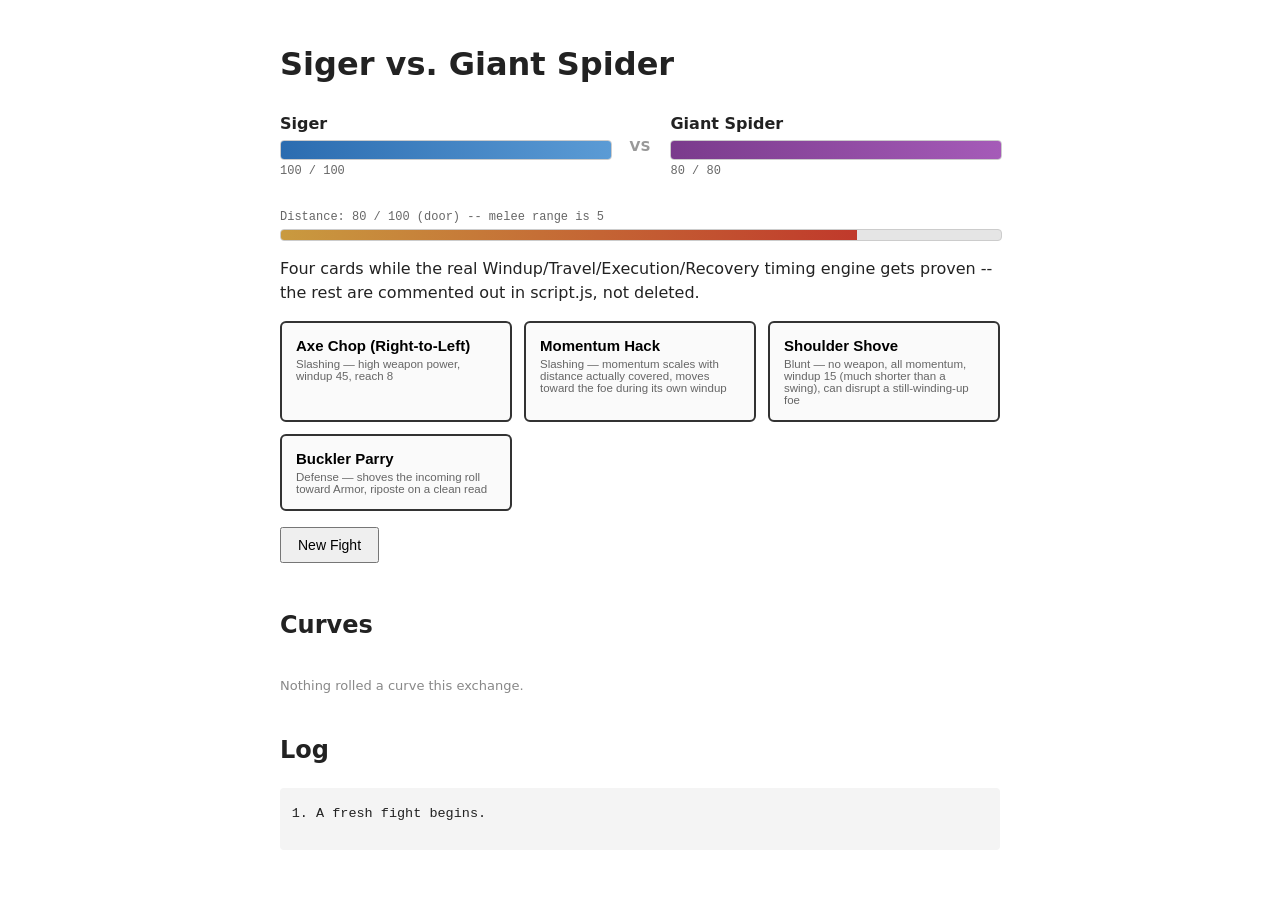
<file: index.html>
<!DOCTYPE html>
<html lang="en">
<head>
<meta charset="UTF-8">
<title>Drakborgen — Siger vs. Giant Spider</title>
<link rel="stylesheet" href="style.css">
</head>
<body>
  <h1>Siger vs. Giant Spider</h1>

  <div class="arena">
    <div id="sigerHealth" class="health-panel siger"></div>
    <div class="vs">VS</div>
    <div id="spiderHealth" class="health-panel spider"></div>
  </div>

  <div id="distanceBar" class="distance-panel"></div>

  <p class="note">Four cards while the real Windup/Travel/Execution/Recovery timing engine gets proven -- the rest are commented out in script.js, not deleted.</p>
  <div class="cards">
    <button class="card-btn" data-card="axeChop">
      <span class="card-title">Axe Chop (Right-to-Left)</span>
      <span class="card-sub">Slashing — high weapon power, windup 45, reach 8</span>
    </button>
    <button class="card-btn" data-card="momentumHack">
      <span class="card-title">Momentum Hack</span>
      <span class="card-sub">Slashing — momentum scales with distance actually covered, moves toward the foe during its own windup</span>
    </button>
    <button class="card-btn" data-card="shoulderShove">
      <span class="card-title">Shoulder Shove</span>
      <span class="card-sub">Blunt — no weapon, all momentum, windup 15 (much shorter than a swing), can disrupt a still-winding-up foe</span>
    </button>
    <button class="card-btn" data-card="bucklerParry">
      <span class="card-title">Buckler Parry</span>
      <span class="card-sub">Defense — shoves the incoming roll toward Armor, riposte on a clean read</span>
    </button>
  </div>

  <button id="newFightBtn" class="new-fight">New Fight</button>

  <h2>Curves</h2>
  <div id="curvePanel" class="curve-panel"><p class="curve-empty">Play a card to see the roll plotted against its composed curve.</p></div>

  <h2>Log</h2>
  <ol id="log"></ol>

  <script src="script.js"></script>
</body>
</html>
</file>
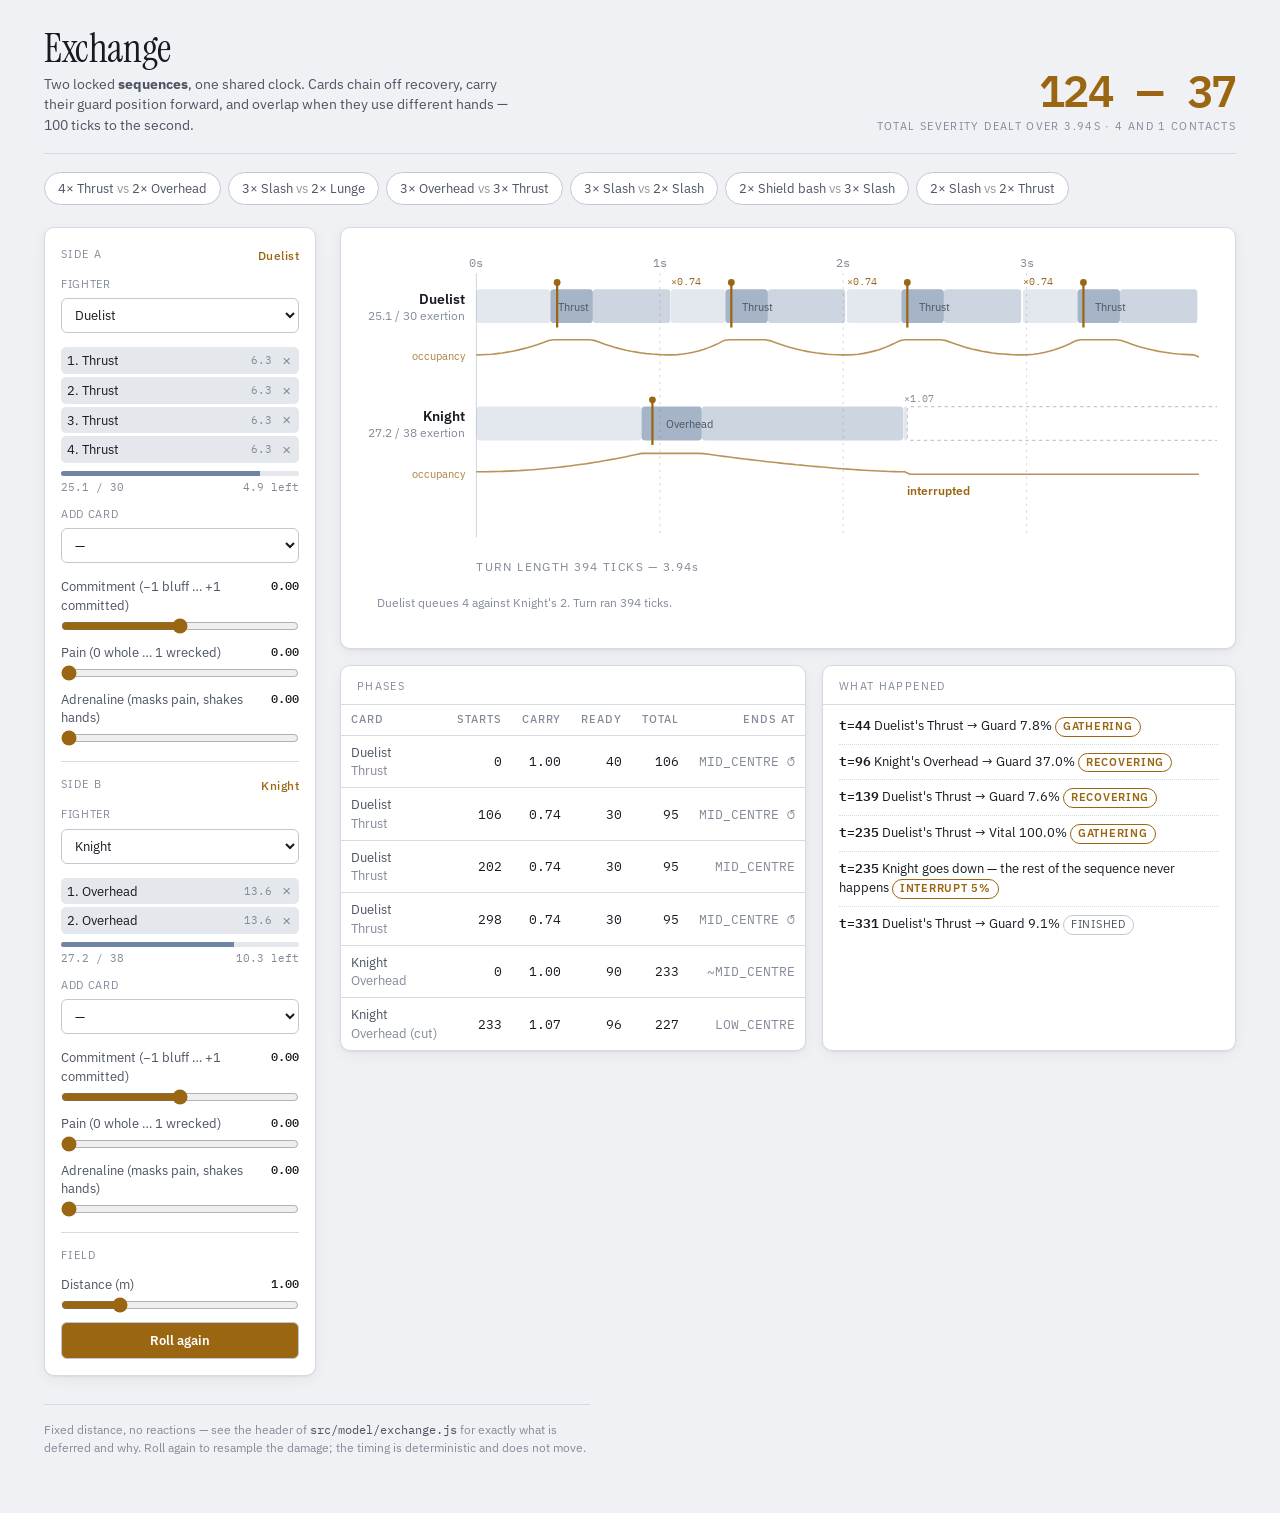
<file: exchange.html>
<!DOCTYPE html>
<html lang="en">
<head>
<meta charset="UTF-8">
<meta name="viewport" content="width=device-width, initial-scale=1">
<title>Exchange — head to head</title>
<link rel="preconnect" href="https://fonts.gstatic.com" crossorigin>
<link rel="stylesheet" href="https://fonts.googleapis.com/css2?family=IBM+Plex+Mono:wght@400;500;600&family=IBM+Plex+Sans:wght@400;500;600&family=Instrument+Serif&display=swap">
<link rel="stylesheet" href="src/ui/workbench.css">
<link rel="stylesheet" href="src/ui/exchange.css">
</head>
<body>
<div class="wrap">
  <header>
    <div>
      <h1>Exchange</h1>
      <p class="sub">Two locked <strong>sequences</strong>, one shared clock. Cards chain off recovery, carry their guard position forward, and overlap when they use different hands — 100&nbsp;ticks to the second.</p>
    </div>
    <div class="hero">
      <div class="hero-num" id="verdict">—</div>
      <div class="hero-lab" id="verdictLab">Outcome</div>
    </div>
  </header>

  <div class="presets" id="presets"></div>

  <div class="cols">
    <div class="panel rail" id="rail"></div>
    <div class="stage">
      <div class="panel plot">
        <svg id="timeline" viewBox="0 0 760 300" role="img" aria-label="Both combatants' phases on one timeline"></svg>
        <p class="cap" id="cap"></p>
      </div>
      <div class="two">
        <div class="panel">
          <div class="panel-h">Phases</div>
          <div class="tbl-wrap">
            <table>
              <thead><tr><th>Card</th><th>Starts</th><th>Carry</th><th>Ready</th><th>Total</th><th>Ends at</th></tr></thead>
              <tbody id="phaserows"></tbody>
            </table>
          </div>
        </div>
        <div class="panel">
          <div class="panel-h">What happened</div>
          <div class="derived" id="log"></div>
        </div>
      </div>
    </div>
  </div>

  <footer>
    Fixed distance, no reactions — see the header of
    <code>src/model/exchange.js</code> for exactly what is deferred and why.
    Roll again to resample the damage; the timing is deterministic and does not move.
  </footer>
</div>
<script type="module" src="src/ui/exchange.js"></script>
</body>
</html>
</file>
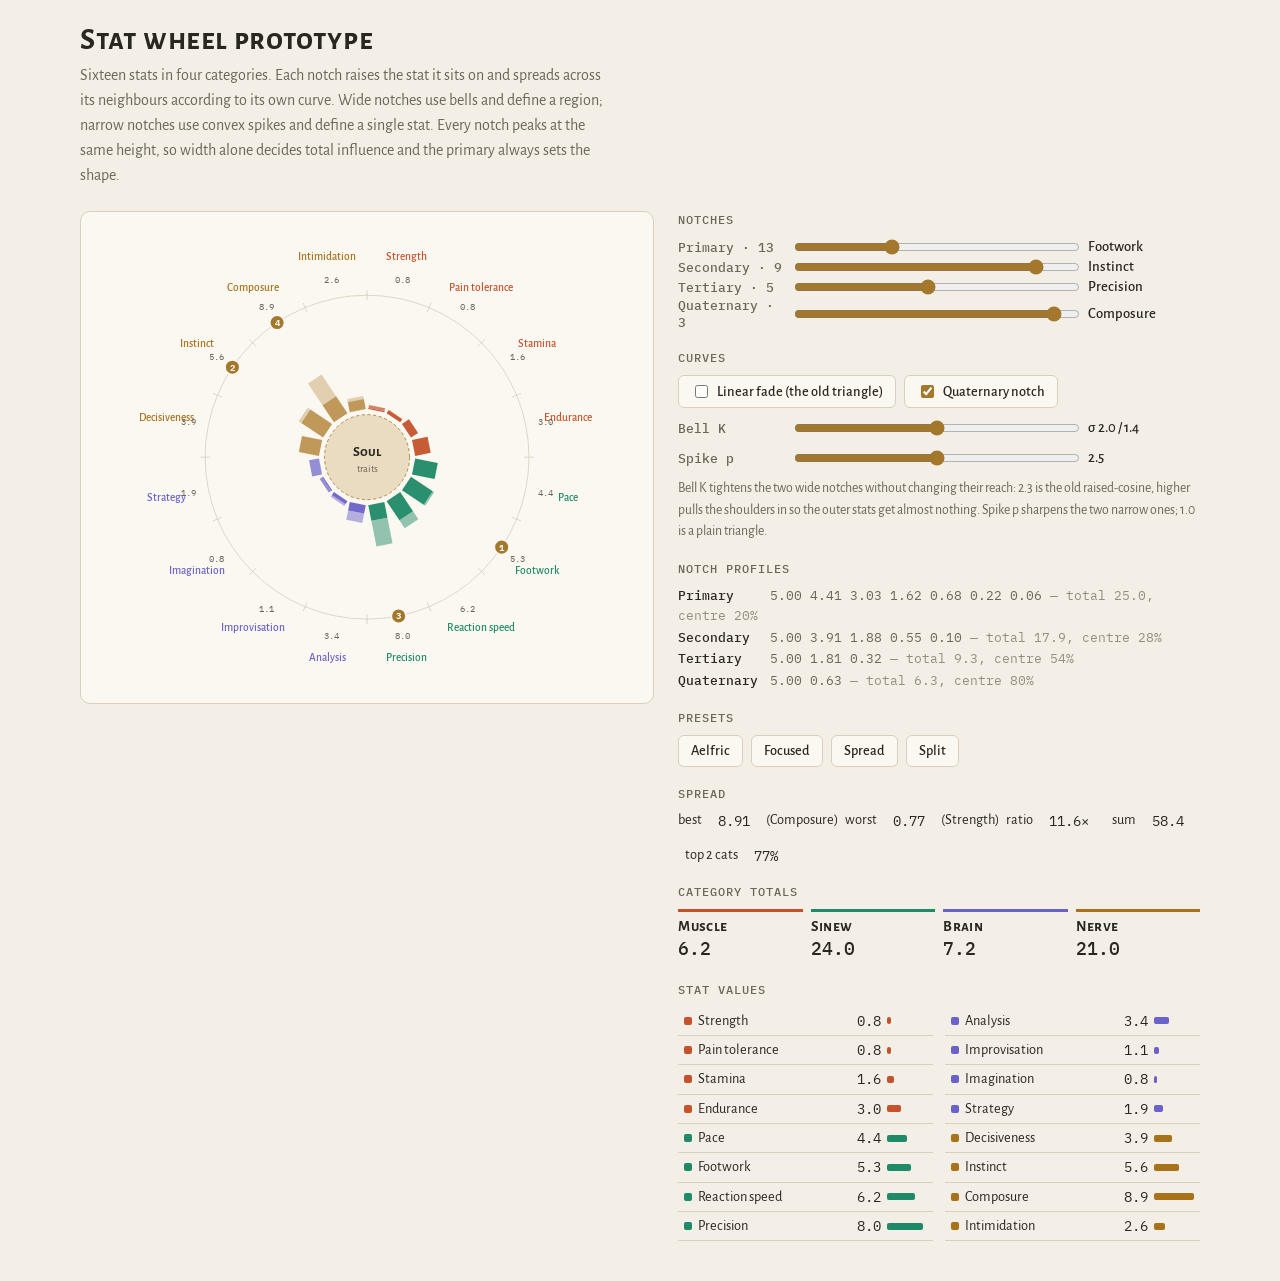
<file: stat-wheel.html>
<!doctype html>
<html lang="en">
<head>
<meta charset="utf-8">
<meta name="viewport" content="width=device-width,initial-scale=1">
<title>Stat Wheel</title>
<link rel="stylesheet" href="https://fonts.googleapis.com/css2?family=Alegreya+Sans+SC:wght@500;700&family=Alegreya+Sans:wght@400;500&family=IBM+Plex+Mono:wght@400;500&display=swap">
<style>
:root{
  --bg:#f3efe6; --panel:#fbf8f2; --fg:#2a2620; --muted:#6d655a; --rule:#d8cfbf;
  --brass:#a3782c; --brass-soft:#e9dcc0;
  --muscle:#c4532c; --sinew:#1f8a68; --brain:#6b62c9; --nerve:#a8721a;
  --display:"Alegreya Sans SC","Trebuchet MS",sans-serif;
  --body:"Alegreya Sans","Trebuchet MS",sans-serif;
  --mono:"IBM Plex Mono",ui-monospace,monospace;
  color-scheme:light;
}
@media (prefers-color-scheme:dark){:root:not([data-theme="light"]){
  --bg:#191714; --panel:#221f1b; --fg:#ece6da; --muted:#a59c8e; --rule:#3a352d;
  --brass:#d0a654; --brass-soft:#3a3122;
  --muscle:#e57a52; --sinew:#47b892; --brain:#9a92ea; --nerve:#d39c3e;
  color-scheme:dark;
}}
:root[data-theme="dark"]{
  --bg:#191714; --panel:#221f1b; --fg:#ece6da; --muted:#a59c8e; --rule:#3a352d;
  --brass:#d0a654; --brass-soft:#3a3122;
  --muscle:#e57a52; --sinew:#47b892; --brain:#9a92ea; --nerve:#d39c3e;
  color-scheme:dark;
}
*{box-sizing:border-box}
body{margin:0;background:var(--bg);color:var(--fg);font:16px/1.55 var(--body);
  padding:24px max(16px,env(safe-area-inset-left,0px)) 40px}
.wrap{max-width:1120px;margin:0 auto;display:grid;gap:24px}
h1{font:700 1.9rem/1.1 var(--display);letter-spacing:.02em;margin:0}
.lead{margin:6px 0 0;color:var(--muted);max-width:66ch}
.main{display:grid;grid-template-columns:minmax(0,1.1fr) minmax(0,1fr);gap:24px;align-items:start}
@media (max-width:860px){.main{grid-template-columns:1fr}}
.wheel{background:var(--panel);border:1px solid var(--rule);border-radius:10px;padding:8px}
svg{display:block;width:100%;height:auto}
.panel{display:grid;gap:18px;min-width:0}
.group{display:grid;gap:10px}
.label{font:500 .78rem var(--mono);letter-spacing:.08em;text-transform:uppercase;color:var(--muted)}
.row{display:grid;grid-template-columns:104px minmax(0,1fr) 112px;gap:10px;align-items:center}
.row>span:first-child{font:500 .82rem var(--mono);color:var(--muted)}
.row>span:last-child{font:500 .92rem var(--body)}
input[type=range]{width:100%;accent-color:var(--brass)}
.opts{display:flex;flex-wrap:wrap;gap:8px;align-items:center}
button,.tog{font:500 .9rem var(--body);border:1px solid var(--rule);background:var(--panel);
  color:var(--fg);border-radius:6px;padding:6px 12px;cursor:pointer}
button:hover{border-color:var(--brass)}
button:focus-visible,input:focus-visible{outline:2px solid var(--brass);outline-offset:2px}
.tog{display:flex;align-items:center;gap:6px}
.tog input{accent-color:var(--brass)}
.prof{font:.82rem/1.5 var(--mono);color:var(--muted);display:grid;gap:2px}
.prof b{color:var(--fg);font-weight:500;display:inline-block;min-width:92px}
.spread{display:flex;gap:16px;flex-wrap:wrap;font:.9rem var(--body)}
.spread span{font-family:var(--mono);font-variant-numeric:tabular-nums;color:var(--fg)}
.totals{display:grid;grid-template-columns:repeat(4,minmax(0,1fr));gap:8px}
.tot{border-top:3px solid var(--c);padding-top:6px}
.tot b{display:block;font:700 .95rem var(--display);letter-spacing:.03em}
.tot span{font:500 1.15rem var(--mono);font-variant-numeric:tabular-nums}
table{width:100%;border-collapse:collapse;font-size:.9rem}
td{padding:3px 6px;border-bottom:1px solid var(--rule);vertical-align:middle}
td.n{text-align:right;font-family:var(--mono);font-variant-numeric:tabular-nums;width:3.4em}
td.b{width:46px;padding-left:0}
.mb{height:7px;border-radius:2px;background:var(--c)}
.sw{display:inline-block;width:8px;height:8px;border-radius:2px;background:var(--c);margin-right:6px}
.tables{display:grid;grid-template-columns:1fr 1fr;gap:12px}
@media (max-width:520px){.tables{grid-template-columns:1fr}.row{grid-template-columns:86px minmax(0,1fr) 96px}}
.note{font-size:.86rem;color:var(--muted);margin:0}
</style>
</head>
<body>
<div class="wrap">
  <header>
    <h1>Stat wheel prototype</h1>
    <p class="lead">Sixteen stats in four categories. Each notch raises the stat it sits on and
      spreads across its neighbours according to its own curve. Wide notches use bells and define a
      region; narrow notches use convex spikes and define a single stat. Every notch peaks at the same
      height, so width alone decides total influence and the primary always sets the shape.</p>
  </header>
  <div class="main">
    <div class="wheel">
      <svg id="w" viewBox="0 0 680 580" role="img" aria-label="Stat wheel showing each notch's contribution per stat"></svg>
    </div>
    <div class="panel">
      <div class="group">
        <div class="label">Notches</div>
        <div id="sliders"></div>
      </div>
      <div class="group">
        <div class="label">Curves</div>
        <div class="opts">
          <label class="tog"><input type="checkbox" id="linear"> Linear fade (the old triangle)</label>
          <label class="tog"><input type="checkbox" id="quat" checked> Quaternary notch</label>
        </div>
        <div class="row">
          <span>Bell K</span>
          <input type="range" id="bellk" min="2" max="5" step="0.1" value="3.5">
          <span id="bellkL"></span>
        </div>
        <div class="row">
          <span>Spike p</span>
          <input type="range" id="sharp" min="1" max="4" step="0.1" value="2.5">
          <span id="sharpL"></span>
        </div>
        <p class="note">Bell K tightens the two wide notches without changing their reach:
          2.3 is the old raised-cosine, higher pulls the shoulders in so the outer stats
          get almost nothing. Spike p sharpens the two narrow ones; 1.0 is a plain triangle.</p>
      </div>
      <div class="group">
        <div class="label">Notch profiles</div>
        <div class="prof" id="prof"></div>
      </div>
      <div class="group">
        <div class="label">Presets</div>
        <div class="opts">
          <button data-p="5,13,7,14">Aelfric</button>
          <button data-p="1,1,1,2">Focused</button>
          <button data-p="0,4,9,13">Spread</button>
          <button data-p="3,1,7,15">Split</button>
        </div>
      </div>
      <div class="group">
        <div class="label">Spread</div>
        <div class="spread" id="spread"></div>
      </div>
      <div class="group">
        <div class="label">Category totals</div>
        <div class="totals" id="tot"></div>
      </div>
      <div class="group">
        <div class="label">Stat values</div>
        <div class="tables" id="tbl"></div>
      </div>
    </div>
  </div>
</div>

<script>
/* ---------------------------------------------------------------------------
   Tunable constants. Everything the design can change lives here; the drawing
   code below reads it and needs no edits.
   --------------------------------------------------------------------------- */

const STATS = [
  ["Strength",0],["Pain tolerance",0],["Stamina",0],["Endurance",0],
  ["Pace",1],["Footwork",1],["Reaction speed",1],["Precision",1],
  ["Analysis",2],["Improvisation",2],["Imagination",2],["Strategy",2],
  ["Decisiveness",3],["Instinct",3],["Composure",3],["Intimidation",3]
];
const CATS = ["Muscle","Sinew","Brain","Nerve"];
const CVAR = ["--muscle","--sinew","--brain","--nerve"];

/* Notch roles.
     h     reach each side, so the notch covers 2h+1 stats
     kind  'bell'  gaussian: rounded top, then collapses. Raises a REGION, which
                   is the right shape for a core focus. Its real width is sigma,
                   derived from BELL_K; h only truncates the far tail, so the
                   reach stays the same while the outer stats lose their share.
           'spike' convex, concentrates the budget on the centre.
                   Defines ONE stat - the right shape for a specialty.
           'tri'   the original straight-line fade, kept for comparison.
     p     shape parameter: exponent for 'spike', unused for 'bell' (whose sigma
           comes from BELL_K) and for 'tri'.

   SCALING decides what is held equal between notches:
     'peak'   every notch peaks at UNIT. Width then sets total influence, so the
              primary dominates and the quaternary is a small sharpener. A bell
              still costs nothing (its budget is h+1, same as the triangle), but
              a spike pays for its concentration in points it simply gives up.
     'budget' every notch totals UNIT * (h + 1), so narrow notches trade their
              shoulders for a taller peak and can out-peak the primary. */
/* peak is per notch so the heights can be graduated later (6.5/6/5.5/5, or
   8/7/6/5) without touching anything else. All 5 for now: measured against
   this build, graduating them moves only ~3 points of budget share onto the
   primary, so it is a weak lever next to BELL_K. */
const NOTCHES = [
  { name:"Primary",    h:6, kind:"bell",  p:0,   peak:5 },
  { name:"Secondary",  h:4, kind:"bell",  p:0,   peak:5 },
  { name:"Tertiary",   h:2, kind:"spike", p:2.5, peak:5 },
  { name:"Quaternary", h:1, kind:"spike", p:3,   peak:5 }
];
const SCALING   = "peak";  // "peak" | "budget" - see the note above
const UNIT      = 5;    // peak height (SCALING "peak") or points per budget unit
const SPIKE_REF = 2.5;  // slider value at which each spike uses its configured p
/* Bell width: sigma = (h + 1) / BELL_K. Larger K is tighter. K = 2.3 reproduces
   the raised-cosine bell this replaced, which leaked badly at the shoulders. */
const BELL_K    = 3.5;
const OPACITY   = [0.95, 0.70, 0.48, 0.30];  // ring shading, widest notch first
const R_HUB    = 58;   // inner radius where bars start
const R_SPAN   = 128;  // px the tallest possible bar may use

/* --------------------------------------------------------------------------- */

const N = STATS.length, ns = "http://www.w3.org/2000/svg";
const $ = id => document.getElementById(id);
const w = $("w");
const CX = 340, CY = 290;

/* --- curves ---------------------------------------------------------------- */

function rawShape(d, h, kind, p) {
  const a = Math.abs(d);
  if (a > h) return 0;
  if (kind === "bell") return Math.exp(-(d * d) / (2 * p * p));   // p is sigma
  const f = 1 - a / (h + 1);
  return kind === "spike" ? Math.pow(f, p) : f;
}
function rawBudget(h, kind, p) {
  let s = 0;
  for (let d = -h; d <= h; d++) s += rawShape(d, h, kind, p);
  return s;
}
/* Resolve the live notch config from the controls. */
function config() {
  const lin = $("linear").checked, p = +$("sharp").value, k = +$("bellk").value;
  return NOTCHES.map(nt => {
    const kind = lin ? "tri" : nt.kind;
    /* The spike slider scales every spike proportionally, so each notch keeps
       the relative sharpness set in NOTCHES rather than being flattened to one
       p. The bell slider sets every bell's sigma from its own width. */
    const pp = kind === "spike" ? nt.p * p / SPIKE_REF
             : kind === "bell" ? (nt.h + 1) / k
             : nt.p;
    const raw = rawBudget(nt.h, kind, pp);
    const unit = nt.peak != null ? nt.peak : UNIT;
    const scale = SCALING === "budget" ? unit * (nt.h + 1) / raw : unit;
    return { name:nt.name, h:nt.h, kind, p:pp, scale, total: scale * raw };
  });
}
/* Points a notch centred on stat `c` gives stat `i`. */
function contrib(i, c, nt) {
  let d = ((i - c) % N + N) % N;
  if (d > N / 2) d -= N;
  return nt.scale * rawShape(d, nt.h, nt.kind, nt.p);
}

/* --- static wheel furniture ------------------------------------------------ */

function pt(i, r) {
  const a = (i * (360 / N) + 180 / N) * Math.PI / 180;
  return [CX + r * Math.sin(a), CY - r * Math.cos(a)];
}
function el(t, a, txt) {
  const e = document.createElementNS(ns, t);
  for (const k in a) e.setAttribute(k, a[k]);
  if (txt != null) e.textContent = txt;
  return e;
}
w.appendChild(el("circle", { cx:CX, cy:CY, r:198, fill:"none", stroke:"var(--rule)", "stroke-width":1 }));
for (let i = 0; i < N; i++) {
  const [a,b] = pt(i - 0.5, 192), [c,d] = pt(i - 0.5, 204);
  w.appendChild(el("line", { x1:a, y1:b, x2:c, y2:d, stroke:"var(--rule)", "stroke-width":1 }));
}
const bars  = el("g", {}); w.appendChild(bars);
const marks = el("g", {}); w.appendChild(marks);
w.appendChild(el("circle", { cx:CX, cy:CY, r:52, fill:"var(--brass-soft)",
  stroke:"var(--brass)", "stroke-width":1, "stroke-dasharray":"4 3" }));
w.appendChild(el("text", { x:CX, y:CY-6, "text-anchor":"middle", "dominant-baseline":"central",
  fill:"var(--fg)", "font-family":"var(--display)", "font-size":17, "font-weight":700 }, "Soul"));
w.appendChild(el("text", { x:CX, y:CY+14, "text-anchor":"middle", "dominant-baseline":"central",
  fill:"var(--muted)", "font-size":13 }, "traits"));

const valText = [];
STATS.forEach((s, i) => {
  const [x,y] = pt(i, 250);
  w.appendChild(el("text", { x, y, "text-anchor":"middle", "dominant-baseline":"central",
    fill:"var(" + CVAR[s[1]] + ")", "font-size":14, "font-weight":500 }, s[0]));
  const [a,b] = pt(i, 222);
  const t = el("text", { x:a, y:b, "text-anchor":"middle", "dominant-baseline":"central",
    fill:"var(--muted)", "font-size":11.5, "font-family":"var(--mono)" });
  w.appendChild(t); valText.push(t);
});

/* --- sliders --------------------------------------------------------------- */

$("sliders").append(...NOTCHES.map((nt, j) => {
  const row = document.createElement("div");
  row.className = "row";
  row.innerHTML = "<span>" + nt.name + " &middot; " + (2*nt.h+1) + "</span>"
    + '<input type="range" id="n' + j + '" min="0" max="' + (N-1) + '" value="0">'
    + '<span id="l' + j + '"></span>';
  return row;
}));

/* --- draw ------------------------------------------------------------------ */

function draw() {
  const useQuat = $("quat").checked;
  const cfg = config().filter((_, j) => j < 3 || useQuat);
  $("n3").disabled = !useQuat;
  $("sharp").disabled = $("bellk").disabled = $("linear").checked;
  $("sharpL").textContent = $("linear").checked ? "n/a" : (+$("sharp").value).toFixed(1);
  $("bellkL").textContent = $("linear").checked ? "n/a"
    : "σ " + cfg.filter(n => n.kind === "bell").map(n => n.p.toFixed(1)).join(" / ");

  const centres = NOTCHES.map((_, j) => +$("n" + j).value);
  NOTCHES.forEach((_, j) => {
    $("l" + j).textContent = (j === 3 && !useQuat) ? "off" : STATS[centres[j]][0];
  });

  /* Tallest bar possible with this config, so the wheel never overflows. */
  const peakSum = cfg.reduce((a, nt) => a + nt.scale, 0);
  const SC = R_SPAN / peakSum;

  bars.replaceChildren();
  marks.replaceChildren();
  const totals = [0,0,0,0], vals = [];

  STATS.forEach((s, i) => {
    let r = R_HUB, sum = 0;
    cfg.forEach((nt, j) => {
      const v = contrib(i, centres[j], nt);
      if (v <= 0) return;
      const r2 = r + v * SC;
      const [a,b] = pt(i, r), [p,q] = pt(i, r2);
      bars.appendChild(el("line", { x1:a, y1:b, x2:p, y2:q,
        stroke:"var(" + CVAR[s[1]] + ")", "stroke-width":20, opacity:OPACITY[j] }));
      r = r2; sum += v;
    });
    totals[s[1]] += sum;
    vals.push(sum);
    valText[i].textContent = sum ? sum.toFixed(1) : "0";
  });

  cfg.forEach((nt, j) => {
    const [x,y] = pt(centres[j], 198);
    const g = el("g", {});
    g.appendChild(el("circle", { cx:x, cy:y, r:9, fill:"var(--brass)",
      stroke:"var(--panel)", "stroke-width":2 }));
    g.appendChild(el("text", { x, y, "text-anchor":"middle", "dominant-baseline":"central",
      fill:"var(--panel)", "font-size":11, "font-weight":700,
      "font-family":"var(--mono)" }, String(j+1)));
    marks.appendChild(g);
  });

  /* notch profiles */
  $("prof").replaceChildren(...cfg.map(nt => {
    const row = document.createElement("div");
    const seq = [];
    for (let d = 0; d <= nt.h; d++) seq.push((nt.scale * rawShape(d, nt.h, nt.kind, nt.p)).toFixed(2));
    const pct = (100 * nt.scale / nt.total).toFixed(0);
    row.innerHTML = "<b>" + nt.name + "</b>" + seq.join("  ")
      + '<span style="opacity:.7">  &mdash; total ' + nt.total.toFixed(1) + ", centre " + pct + "%</span>";
    return row;
  }));

  /* spread. "top 2 cats" is how much of the character landed in its two
     strongest categories - the direct measure of specialist vs generalist. */
  const hi = Math.max(...vals), lo = Math.min(...vals);
  const grand = vals.reduce((a,b) => a+b, 0);
  const top2 = [...totals].sort((a,b) => b-a).slice(0,2).reduce((a,b) => a+b, 0);
  const top = STATS[vals.indexOf(hi)][0], bot = STATS[vals.indexOf(lo)][0];
  $("spread").innerHTML =
      "best <span>" + hi.toFixed(2) + "</span> (" + top + ")"
    + "&ensp;worst <span>" + lo.toFixed(2) + "</span> (" + bot + ")"
    + "&ensp;ratio <span>" + (lo > 0.01 ? (hi/lo).toFixed(1) + "×" : "∞") + "</span>"
    + "&ensp;sum <span>" + grand.toFixed(1) + "</span>"
    + "&ensp;top 2 cats <span>" + (100 * top2 / grand).toFixed(0) + "%</span>";

  /* category totals */
  $("tot").replaceChildren(...CATS.map((nm, i) => {
    const d = document.createElement("div");
    d.className = "tot";
    d.style.setProperty("--c", "var(" + CVAR[i] + ")");
    d.innerHTML = "<b>" + nm + "</b><span>" + totals[i].toFixed(1) + "</span>";
    return d;
  }));

  /* stat table, in wheel order, with a bar for instant shape reading */
  $("tbl").replaceChildren(...[0,1].map(half => {
    const t = document.createElement("table");
    STATS.slice(half*8, half*8+8).forEach((s, k) => {
      const i = half*8 + k, tr = t.insertRow();
      tr.innerHTML =
          '<td><span class="sw" style="--c:var(' + CVAR[s[1]] + ')"></span>' + s[0] + "</td>"
        + '<td class="n">' + vals[i].toFixed(1) + "</td>"
        + '<td class="b"><div class="mb" style="--c:var(' + CVAR[s[1]] + ');'
        + "width:" + Math.max(2, 100*vals[i]/hi) + '%"></div></td>';
    });
    return t;
  }));
}

const setCentres = a => { a.forEach((v, j) => $("n"+j).value = v); draw(); };
document.querySelectorAll("[data-p]").forEach(b =>
  b.onclick = () => setCentres(b.dataset.p.split(",").map(Number)));
["linear","quat","sharp","bellk"].concat(NOTCHES.map((_, j) => "n"+j))
  .forEach(id => $(id).addEventListener("input", draw));

setCentres([5,13,7,14]);   /* open on Aelfric */
</script>
</body>
</html>
</file>
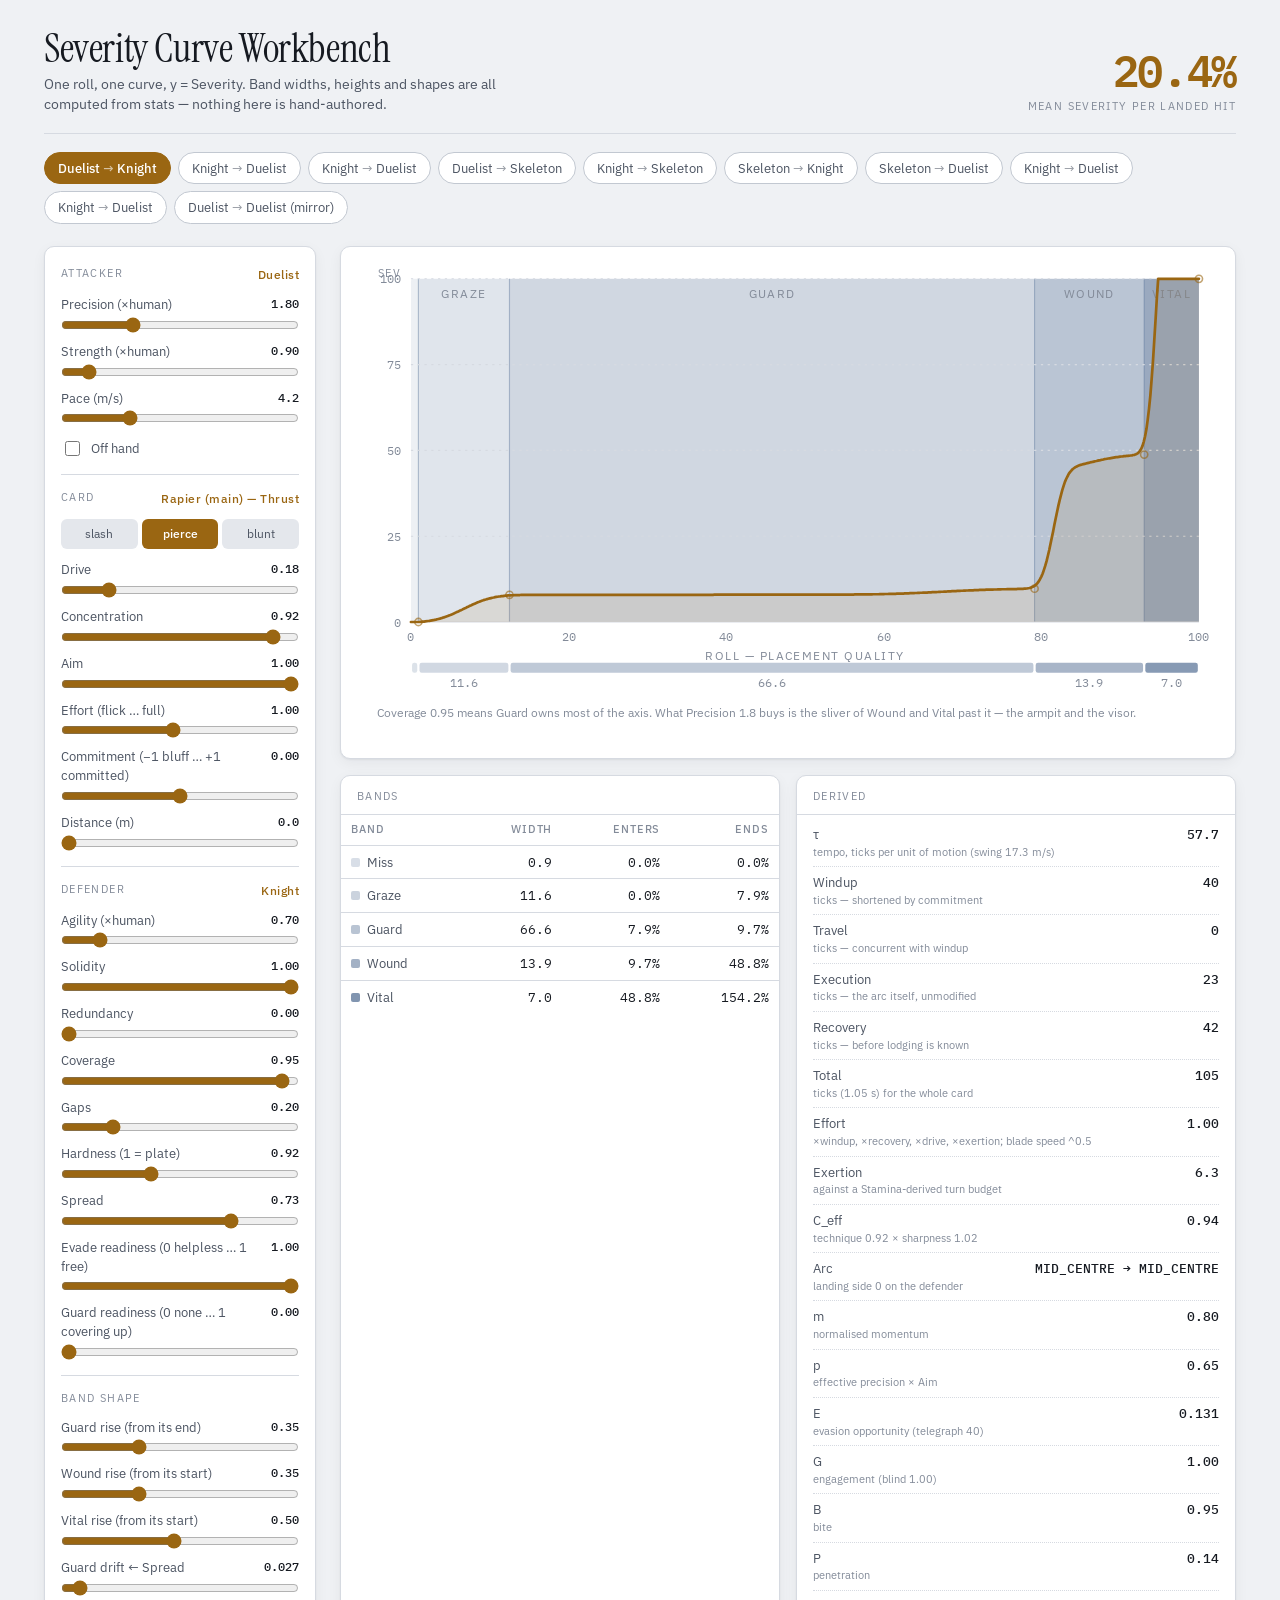
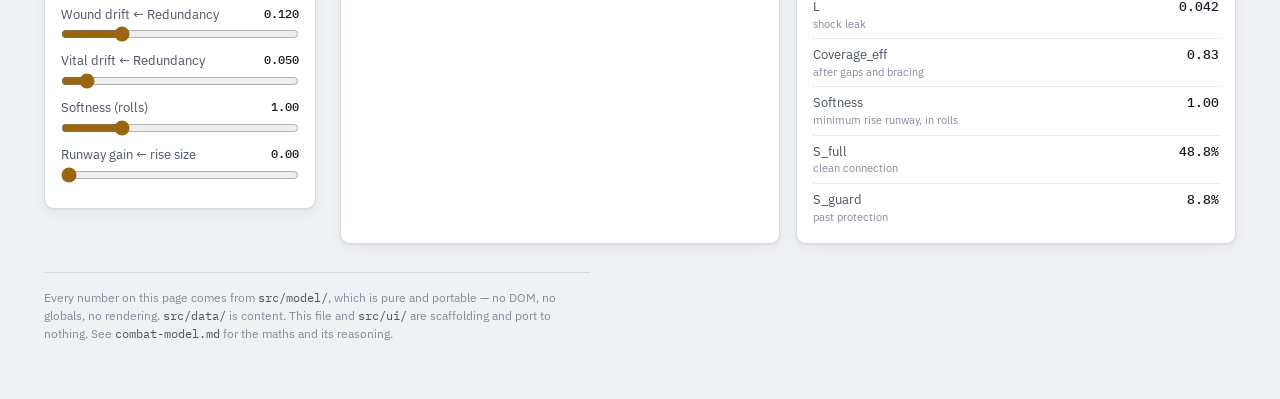
<file: workbench.html>
<!DOCTYPE html>
<html lang="en">
<head>
<meta charset="UTF-8">
<meta name="viewport" content="width=device-width, initial-scale=1">
<title>Severity Curve Workbench</title>
<link rel="preconnect" href="https://fonts.gstatic.com" crossorigin>
<link rel="stylesheet" href="https://fonts.googleapis.com/css2?family=IBM+Plex+Mono:wght@400;500;600&family=IBM+Plex+Sans:wght@400;500;600&family=Instrument+Serif&display=swap">
<link rel="stylesheet" href="src/ui/workbench.css">
</head>
<body>
<div class="wrap">
  <header>
    <div>
      <h1>Severity Curve Workbench</h1>
      <p class="sub">One roll, one curve, y&nbsp;=&nbsp;Severity. Band widths, heights and shapes are all computed from stats — nothing here is hand-authored.</p>
    </div>
    <div class="hero">
      <div class="hero-num" id="ev">—</div>
      <div class="hero-lab">Mean severity per landed hit</div>
    </div>
  </header>

  <div class="presets" id="presets"></div>

  <div class="cols">
    <div class="panel rail" id="rail"></div>
    <div class="stage">
      <div class="panel plot">
        <svg id="chart" viewBox="0 0 760 380" role="img" aria-label="Severity as a function of the roll"></svg>
        <p class="cap" id="cap"></p>
      </div>
      <div class="two">
        <div class="panel">
          <div class="panel-h">Bands</div>
          <div class="tbl-wrap">
            <table>
              <thead><tr><th>Band</th><th>Width</th><th>Enters</th><th>Ends</th></tr></thead>
              <tbody id="bandrows"></tbody>
            </table>
          </div>
        </div>
        <div class="panel">
          <div class="panel-h">Derived</div>
          <div class="derived" id="derived"></div>
        </div>
      </div>
    </div>
  </div>

  <footer>
    Every number on this page comes from <code>src/model/</code>, which is pure and
    portable — no DOM, no globals, no rendering. <code>src/data/</code> is content.
    This file and <code>src/ui/</code> are scaffolding and port to nothing.
    See <code>combat-model.md</code> for the maths and its reasoning.
  </footer>
</div>
<script type="module" src="src/ui/workbench.js"></script>
</body>
</html>
</file>
<file: style.css>
body {
  font-family: system-ui, sans-serif;
  max-width: 720px;
  margin: 40px auto;
  padding: 0 20px;
  line-height: 1.5;
  color: #222;
}

h1 { margin-bottom: 24px; }

.arena {
  display: flex;
  align-items: center;
  gap: 20px;
  margin-bottom: 28px;
}

.health-panel { flex: 1; }
.vs { font-weight: bold; color: #999; font-size: 14px; }

.distance-panel { margin-bottom: 16px; }
.dist-label { font-size: 12px; color: #666; margin-bottom: 3px; font-family: "Courier New", monospace; }
.dist-track {
  width: 100%; height: 10px; background: #e5e5e5;
  border-radius: 4px; overflow: hidden; border: 1px solid #ccc;
}
.dist-fill { height: 100%; background: linear-gradient(90deg, #c99a3f, #c0392b); transition: width 0.3s ease; }

.hp-name { font-weight: bold; margin-bottom: 4px; }
.hp-bar {
  width: 100%;
  height: 18px;
  background: #e5e5e5;
  border-radius: 4px;
  overflow: hidden;
  border: 1px solid #ccc;
}
.hp-fill {
  height: 100%;
  background: linear-gradient(90deg, #4a934a, #6cb96c);
  transition: width 0.3s ease;
}
.siger .hp-fill { background: linear-gradient(90deg, #2b6cb0, #5b9bd5); }
.spider .hp-fill { background: linear-gradient(90deg, #7a3b8c, #a55bb8); }
.hp-num { font-size: 12px; color: #666; margin-top: 2px; font-family: "Courier New", monospace; }

.cards {
  display: grid;
  grid-template-columns: repeat(3, 1fr);
  gap: 12px;
  margin-bottom: 16px;
}

.card-btn {
  display: flex;
  flex-direction: column;
  align-items: flex-start;
  gap: 4px;
  padding: 14px 14px;
  border: 2px solid #333;
  border-radius: 6px;
  background: #fafafa;
  cursor: pointer;
  text-align: left;
}
.card-btn:hover:not(:disabled) { background: #eef4fb; border-color: #2b6cb0; }
.card-btn:disabled { opacity: 0.4; cursor: not-allowed; }

.card-title { font-weight: bold; font-size: 15px; }
.card-sub { font-size: 11.5px; color: #666; }

.new-fight {
  font-size: 14px;
  padding: 8px 16px;
  cursor: pointer;
  margin-bottom: 24px;
}

.curve-panel {
  display: flex;
  flex-wrap: wrap;
  gap: 14px;
  margin-bottom: 24px;
}
.curve-empty { font-size: 13px; color: #888; }
.curve-card {
  width: 380px;
  border: 1px solid #ccc;
  border-radius: 6px;
  padding: 8px 10px;
  background: #fff;
}
.curve-title {
  font-size: 13px;
  font-weight: bold;
  margin-bottom: 4px;
  font-family: "Courier New", monospace;
  white-space: normal;
  overflow-wrap: break-word;
}
.curve-card canvas { display: block; }

#log {
  font-family: "Courier New", monospace;
  font-size: 13.5px;
  background: #f4f4f4;
  padding: 16px 16px 16px 36px;
  border-radius: 4px;
  max-height: 480px;
  overflow-y: auto;
}
#log li { margin-bottom: 10px; }
</file>
<file: src/ui/workbench.css>
:root {
  --ground:   #EFF1F4;
  --surface:  #FFFFFF;
  --sunken:   #E4E7EC;
  --ink:      #161A21;
  --ink-2:    #4C5462;
  --ink-3:    #838B99;
  --rule:     #D6DAE1;
  --rule-2:   #C2C8D1;
  --accent:   #9A6612;
  --on-accent:#FFFFFF;
  --band:     62 92 134;
  --plot-bg:  #F7F8FA;
  --shadow:   0 1px 2px rgba(22,26,33,.06), 0 4px 14px rgba(22,26,33,.05);
}
@media (prefers-color-scheme: dark) {
  :root:not([data-theme="light"]) {
    --ground: #101319; --surface: #181C24; --sunken: #0B0E13;
    --ink: #E9EBEF; --ink-2: #A4ACBA; --ink-3: #6C7482;
    --rule: #272C36; --rule-2: #363D49;
    --accent: #E2AC53; --on-accent: #14181F;
    --band: 122 156 208; --plot-bg: #12161D;
    --shadow: 0 1px 2px rgba(0,0,0,.4), 0 6px 20px rgba(0,0,0,.28);
  }
}
:root[data-theme="dark"] {
  --ground: #101319; --surface: #181C24; --sunken: #0B0E13;
  --ink: #E9EBEF; --ink-2: #A4ACBA; --ink-3: #6C7482;
  --rule: #272C36; --rule-2: #363D49;
  --accent: #E2AC53; --on-accent: #14181F;
  --band: 122 156 208; --plot-bg: #12161D;
  --shadow: 0 1px 2px rgba(0,0,0,.4), 0 6px 20px rgba(0,0,0,.28);
}

* { box-sizing: border-box; }
body {
  margin: 0; background: var(--ground); color: var(--ink);
  font-family: "IBM Plex Sans", ui-sans-serif, system-ui, sans-serif;
  font-size: 14px; line-height: 1.5; -webkit-font-smoothing: antialiased;
}
.wrap { max-width: 1240px; margin: 0 auto; padding: 28px 24px 56px; }

header { display: flex; flex-wrap: wrap; align-items: flex-end; gap: 20px 32px; padding-bottom: 18px; border-bottom: 1px solid var(--rule); }
h1 { font-family: "Instrument Serif", Georgia, serif; font-weight: 400; font-size: 40px; line-height: 1; letter-spacing: -.01em; margin: 0; text-wrap: balance; }
.sub { color: var(--ink-2); margin: 6px 0 0; max-width: 58ch; font-size: 13.5px; }
.hero { margin-left: auto; text-align: right; }
.hero-num { font-family: "IBM Plex Mono", ui-monospace, monospace; font-weight: 600; font-size: 44px; line-height: 1; letter-spacing: -.03em; color: var(--accent); font-variant-numeric: tabular-nums; }
.hero-lab { font-size: 10.5px; letter-spacing: .13em; text-transform: uppercase; color: var(--ink-3); margin-top: 7px; }

.presets { display: flex; flex-wrap: wrap; gap: 7px; margin: 18px 0 22px; }
.chip { font: inherit; font-size: 12.5px; cursor: pointer; background: var(--surface); color: var(--ink-2); border: 1px solid var(--rule-2); border-radius: 999px; padding: 6px 13px; transition: background .12s, color .12s, border-color .12s; }
.chip:hover { border-color: var(--accent); color: var(--ink); }
.chip[aria-pressed="true"] { background: var(--accent); border-color: var(--accent); color: var(--on-accent); font-weight: 500; }
.chip:focus-visible, .seg button:focus-visible, input:focus-visible { outline: 2px solid var(--accent); outline-offset: 2px; }

.cols { display: grid; grid-template-columns: 272px minmax(0,1fr); gap: 24px; align-items: start; }
@media (max-width: 880px) { .cols { grid-template-columns: 1fr; } }

.panel { background: var(--surface); border: 1px solid var(--rule); border-radius: 10px; box-shadow: var(--shadow); }
.rail { padding: 4px 16px 16px; }
.grp { padding-top: 15px; }
.grp + .grp { border-top: 1px solid var(--rule); margin-top: 15px; }
.grp-h { font-size: 10.5px; letter-spacing: .13em; text-transform: uppercase; color: var(--ink-3); margin-bottom: 11px; display: flex; justify-content: space-between; gap: 8px; }
.grp-h em { font-style: normal; color: var(--accent); font-weight: 500; letter-spacing: .04em; text-transform: none; font-size: 12px; text-align: right; }

.ctl { display: grid; grid-template-columns: 1fr auto; gap: 2px 8px; margin-bottom: 9px; }
.ctl label { font-size: 12.5px; color: var(--ink-2); }
.ctl output { font-family: "IBM Plex Mono", monospace; font-size: 12px; font-variant-numeric: tabular-nums; color: var(--ink); font-weight: 500; }
.ctl input[type=range] { grid-column: 1 / -1; width: 100%; margin: 1px 0 0; accent-color: var(--accent); height: 16px; }

.seg { display: flex; gap: 4px; margin-bottom: 11px; }
.seg button { flex: 1; font: inherit; font-size: 12px; cursor: pointer; padding: 5px 4px; background: var(--sunken); color: var(--ink-2); border: 1px solid transparent; border-radius: 6px; transition: background .12s, color .12s; }
.seg button[aria-pressed="true"] { background: var(--accent); color: var(--on-accent); font-weight: 500; }
.toggle { display: flex; align-items: center; gap: 8px; font-size: 12.5px; color: var(--ink-2); cursor: pointer; padding-top: 3px; }
.toggle input { accent-color: var(--accent); width: 15px; height: 15px; }

.stage { display: flex; flex-direction: column; gap: 16px; }
.plot { padding: 16px 18px 10px; }
svg { display: block; width: 100%; height: auto; }
.cap { font-size: 12px; color: var(--ink-3); padding: 0 18px 14px; text-wrap: balance; }

table { border-collapse: collapse; width: 100%; font-size: 12.5px; }
.tbl-wrap { overflow-x: auto; }
th, td { text-align: right; padding: 7px 10px; border-bottom: 1px solid var(--rule); white-space: nowrap; }
th:first-child, td:first-child { text-align: left; }
thead th { font-size: 10.5px; letter-spacing: .09em; text-transform: uppercase; color: var(--ink-3); font-weight: 500; }
tbody td { font-family: "IBM Plex Mono", monospace; font-variant-numeric: tabular-nums; color: var(--ink); }
tbody td:first-child { font-family: "IBM Plex Sans", sans-serif; color: var(--ink-2); }
tbody tr:last-child td { border-bottom: 0; }
.swatch { display: inline-block; width: 9px; height: 9px; border-radius: 2px; margin-right: 7px; }

.two { display: grid; grid-template-columns: 1fr 1fr; gap: 16px; }
@media (max-width: 700px) { .two { grid-template-columns: 1fr; } }
.panel-h { font-size: 10.5px; letter-spacing: .13em; text-transform: uppercase; color: var(--ink-3); padding: 13px 16px 9px; border-bottom: 1px solid var(--rule); }
.derived { padding: 4px 16px 12px; }
.drow { display: flex; justify-content: space-between; gap: 12px; padding: 6px 0; border-bottom: 1px dotted var(--rule); font-size: 12.5px; }
.drow:last-child { border-bottom: 0; }
.drow span { color: var(--ink-2); }
.drow b { font-family: "IBM Plex Mono", monospace; font-weight: 500; font-variant-numeric: tabular-nums; }
.drow small { color: var(--ink-3); font-size: 11px; display: block; }
footer { margin-top: 28px; padding-top: 16px; border-top: 1px solid var(--rule); color: var(--ink-3); font-size: 12px; max-width: 78ch; }
footer code { font-family: "IBM Plex Mono", monospace; font-size: 11.5px; color: var(--ink-2); }
@media (prefers-reduced-motion: reduce) { * { transition: none !important; } }
</file>
<file: src/ui/exchange.css>
/* Additions on top of workbench.css, which owns the palette and the shell. */

.hero-num.small { font-size: 22px; line-height: 1.25; letter-spacing: -0.01em; }

.sel {
  display: grid; grid-template-columns: 1fr; gap: 6px; margin-bottom: 14px;
}
.sel label { font-size: 11px; letter-spacing: .06em; text-transform: uppercase; color: var(--ink-3); }
.sel select {
  width: 100%; padding: 7px 9px; border-radius: 6px;
  border: 1px solid var(--rule-2); background: var(--surface); color: var(--ink);
  font-family: "IBM Plex Sans", sans-serif; font-size: 13px;
}

.btn {
  width: 100%; padding: 9px 12px; border-radius: 6px; cursor: pointer;
  border: 1px solid var(--rule-2); background: var(--accent); color: var(--on-accent);
  font-family: "IBM Plex Sans", sans-serif; font-size: 13px; font-weight: 600;
}
.btn:hover { filter: brightness(1.06); }

.logline { padding: 7px 0; border-bottom: 1px dotted var(--rule); font-size: 13px; }
.logline:last-child { border-bottom: 0; }
.logline b { font-family: "IBM Plex Mono", monospace; font-weight: 600; }
.tag {
  display: inline-block; padding: 1px 7px; border-radius: 999px; margin-right: 7px;
  font-size: 10.5px; letter-spacing: .07em; text-transform: uppercase;
  border: 1px solid var(--rule-2); color: var(--ink-2);
}
.tag.recovering { border-color: var(--accent); color: var(--accent); font-weight: 600; }
.tag.gathering { border-color: var(--accent); color: var(--accent); font-weight: 600; }
.tag.executing { border-color: var(--rule-2); }
.tag.whiff    { border-color: var(--rule-2); color: var(--ink-3); }

.tag.gathering, .tag.recovering { border-color: var(--accent); color: var(--accent); font-weight: 600; }
.tag.executing, .tag.finished, .tag.idle { border-color: var(--rule-2); }

.seq { margin: 2px 0 8px; }
.seqrow {
  display: flex; align-items: center; gap: 8px;
  padding: 4px 6px; border-radius: 5px; background: var(--sunken);
  margin-bottom: 3px; font-size: 12.5px;
}
.seqrow span { flex: 1; }
.seqrow em { font-family: "IBM Plex Mono", monospace; font-style: normal; color: var(--ink-3); font-size: 11px; }
.seqrow button {
  border: 0; background: none; color: var(--ink-3); cursor: pointer;
  font-size: 15px; line-height: 1; padding: 0 2px;
}
.seqrow button:hover { color: var(--ink); }
.seqrow.empty { color: var(--ink-3); font-style: italic; justify-content: center; }

.bar { height: 5px; border-radius: 3px; background: var(--sunken); overflow: hidden; }
.bar i { display: block; height: 100%; background: rgb(var(--band) / .7); }
.barlab {
  display: flex; justify-content: space-between; margin: 4px 0 10px;
  font-size: 10.5px; color: var(--ink-3); font-family: "IBM Plex Mono", monospace;
}
</file>
